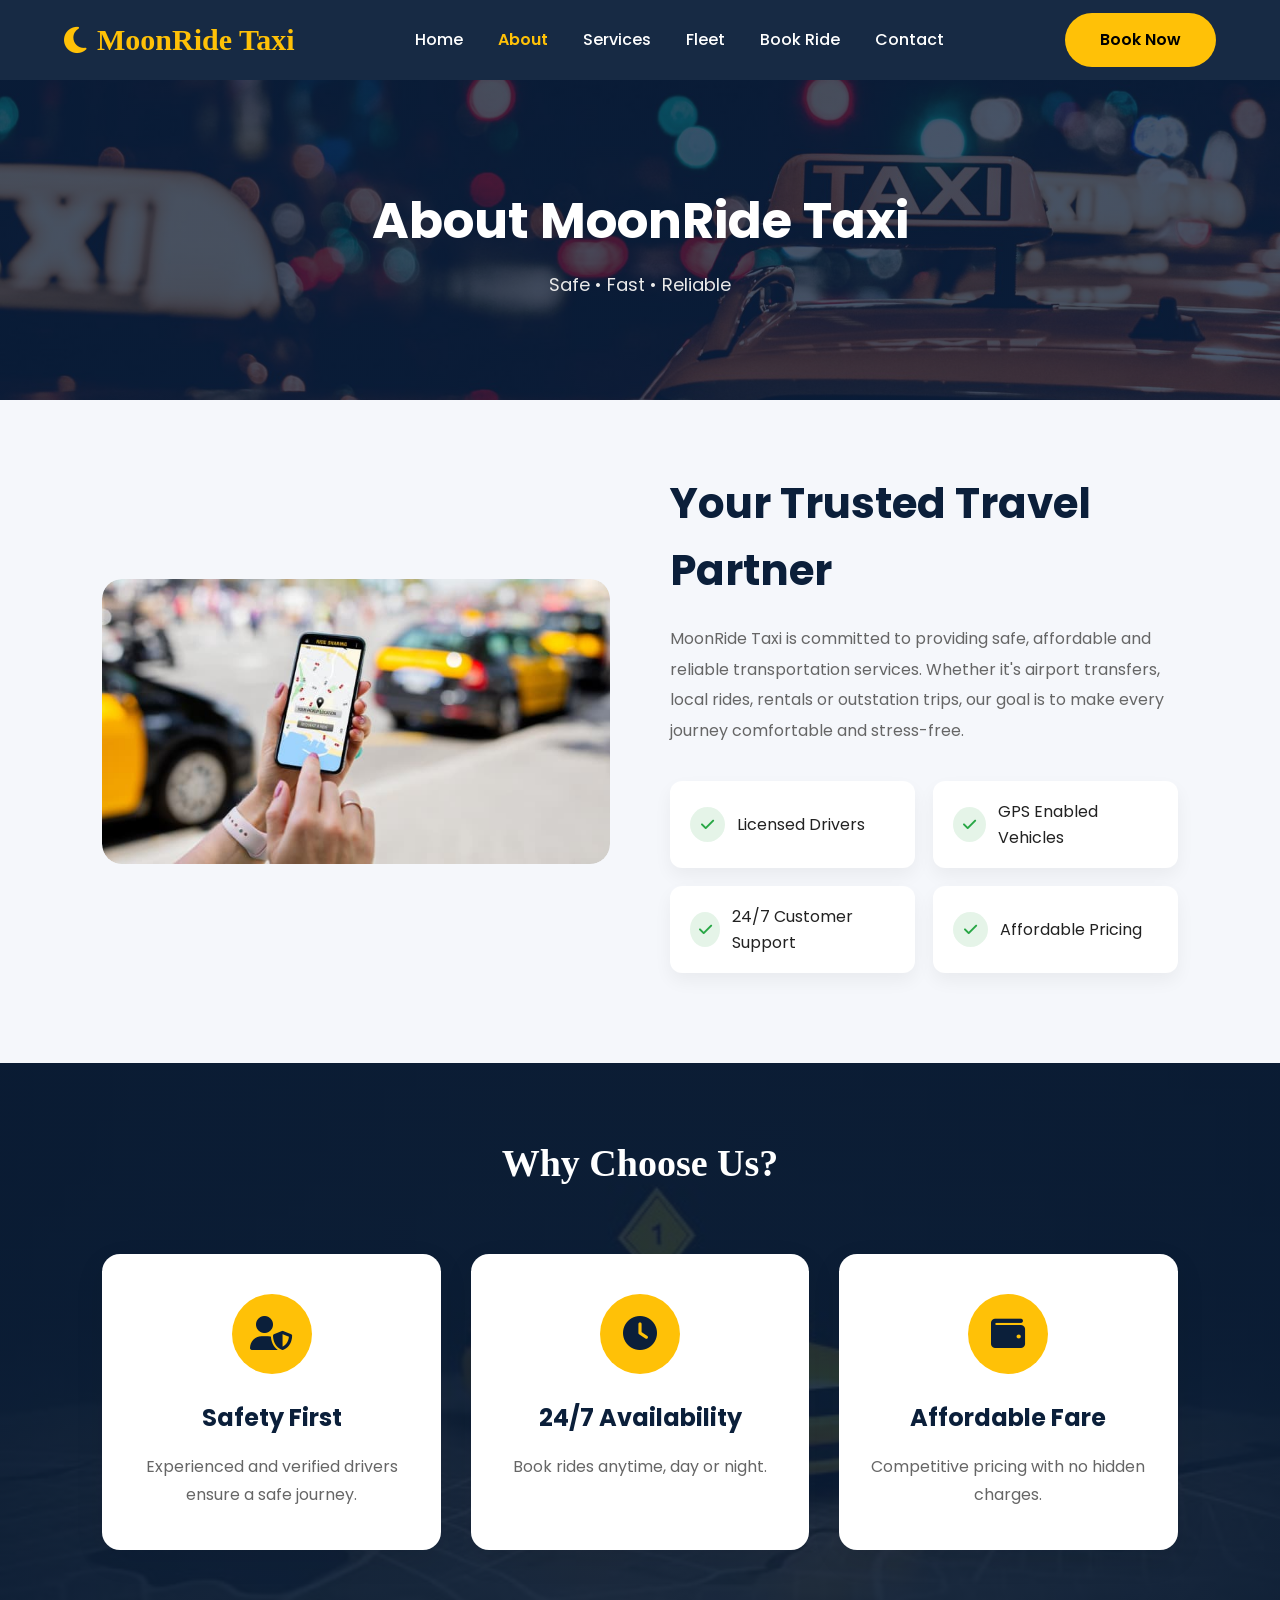
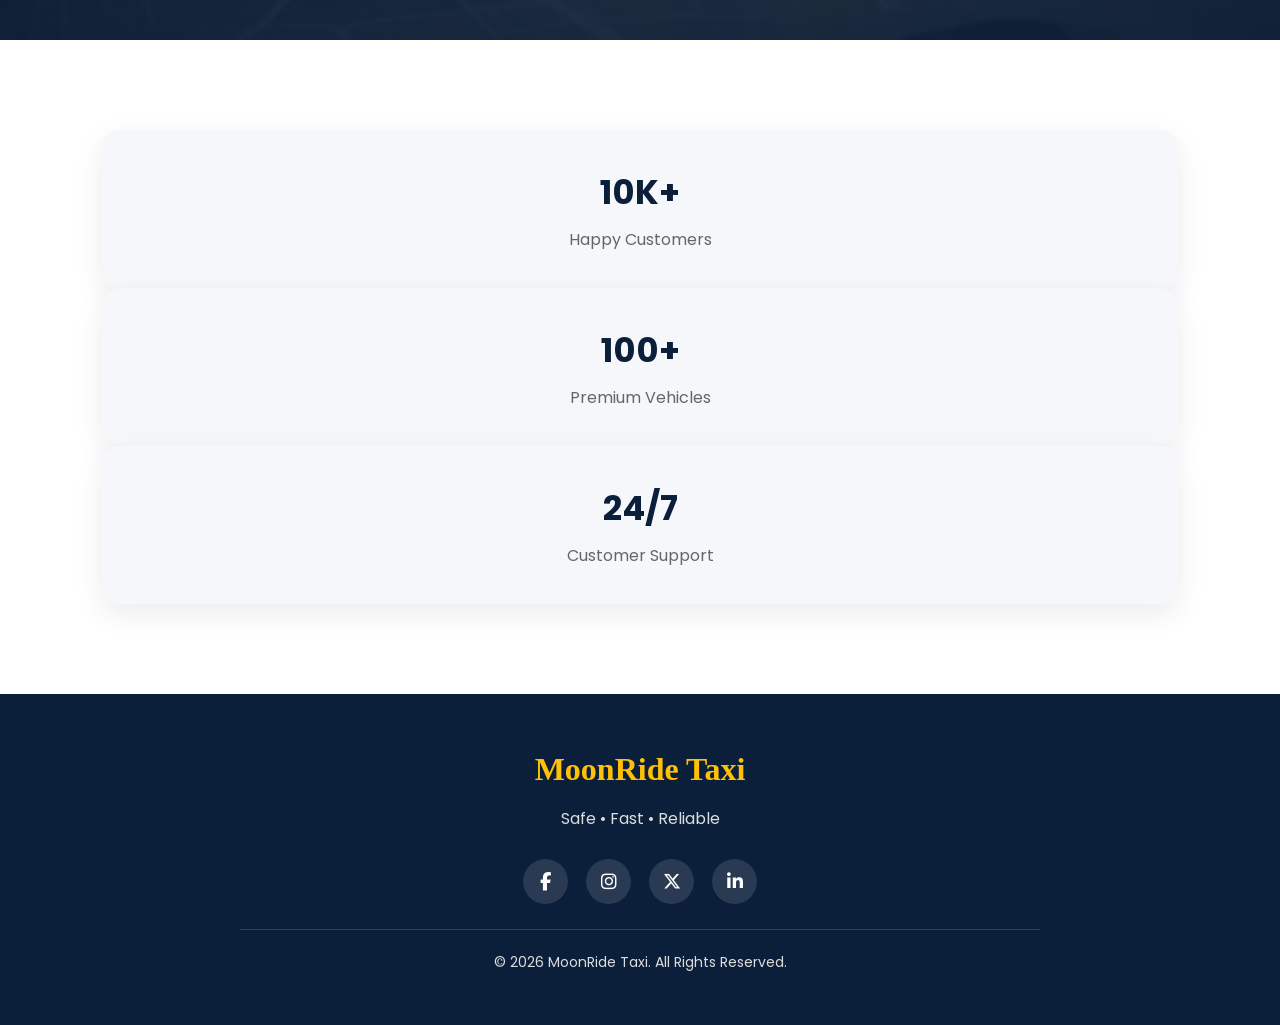
<file: about.html>
<!DOCTYPE html>
<html lang="en">

<head>

    <meta charset="UTF-8">
    <meta name="viewport" content="width=device-width, initial-scale=1.0">

    <title>About Us | MoonRide Taxi</title>

    <!-- Google Font -->
    <link href="https://fonts.googleapis.com/css2?family=Poppins:wght@300;400;500;600;700;800&display=swap"
        rel="stylesheet">

    <!-- Font Awesome -->
    <link rel="stylesheet" href="https://cdnjs.cloudflare.com/ajax/libs/font-awesome/6.7.2/css/all.min.css">

    <link rel="stylesheet" href="style.css">

</head>
<body>

    <!-- NAVBAR -->

    <header>

        <nav class="navbar">

            <div class="logo">
                <i class="fa-solid fa-moon"></i>
                <span>MoonRide Taxi</span>
            </div>

            <ul class="nav-links">

                <li><a href="index.html">Home</a></li>

                <li><a href="about.html" class="active">About</a></li>

                <li><a href="services.html">Services</a></li>

                <li><a href="fleet.html">Fleet</a></li>

                <li><a href="bookings.html">Book Ride</a></li>

                <li><a href="contact.html">Contact</a></li>

            </ul>

            <a href="bookings.html" class="btn">
                Book Now
            </a>

            <div class="menu">
                <i class="fa-solid fa-bars"></i>
            </div>

        </nav>

    </header>

    <!-- PAGE HEADER -->

    <section class="page-banner">

        <div class="banner-content">

            <h1>About MoonRide Taxi</h1>

            <p>
                Safe • Fast • Reliable
            </p>

        </div>

    </section>

    <!-- ABOUT -->

    <section class="about">

        <div class="about-image">

            <img src="gps.jpg" alt="About">

        </div>

        <div class="about-content">

            <h2>Your Trusted Travel Partner</h2>

            <p>

                MoonRide Taxi is committed to providing safe,
                affordable and reliable transportation services.
                Whether it's airport transfers, local rides,
                rentals or outstation trips, our goal is to make
                every journey comfortable and stress-free.

            </p>

            <div class="features">

                <div>
                    <i class="fa-solid fa-check"></i>
                    Licensed Drivers
                </div>

                <div>
                    <i class="fa-solid fa-check"></i>
                    GPS Enabled Vehicles
                </div>

                <div>
                    <i class="fa-solid fa-check"></i>
                    24/7 Customer Support
                </div>

                <div>
                    <i class="fa-solid fa-check"></i>
                    Affordable Pricing
                </div>

            </div>

        </div>

    </section>

    <!-- WHY CHOOSE US -->

    <section class="services">

        <div class="section-title light">

            <h2>Why Choose Us?</h2>

        </div>

        <div class="service-container">

            <div class="service-card">

                <i class="fa-solid fa-user-shield"></i>

                <h3>Safety First</h3>

                <p>

                    Experienced and verified drivers ensure
                    a safe journey.

                </p>

            </div>

            <div class="service-card">

                <i class="fa-solid fa-clock"></i>

                <h3>24/7 Availability</h3>

                <p>

                    Book rides anytime,
                    day or night.

                </p>

            </div>

            <div class="service-card">

                <i class="fa-solid fa-wallet"></i>

                <h3>Affordable Fare</h3>

                <p>

                    Competitive pricing with
                    no hidden charges.

                </p>

            </div>

        </div>

    </section>

    <!-- STATS -->

    <section class="stats">

        <div class="stat-box">

            <h2>10K+</h2>

            <p>Happy Customers</p>

        </div>

        <div class="stat-box">

            <h2>100+</h2>

            <p>Premium Vehicles</p>

        </div>

        <div class="stat-box">

            <h2>24/7</h2>

            <p>Customer Support</p>

        </div>

    </section>

    <!-- FOOTER -->

    <footer>

        <div class="footer-content">

            <h2>MoonRide Taxi</h2>

            <p>

                Safe • Fast • Reliable

            </p>

            <div class="social">

                <i class="fab fa-facebook-f"></i>

                <i class="fab fa-instagram"></i>

                <i class="fab fa-x-twitter"></i>

                <i class="fab fa-linkedin-in"></i>

            </div>

            <p class="copy">

                © 2026 MoonRide Taxi. All Rights Reserved.

            </p>

        </div>

    </footer>

    <script src="script.js"></script>

</body>

</html>
</file>
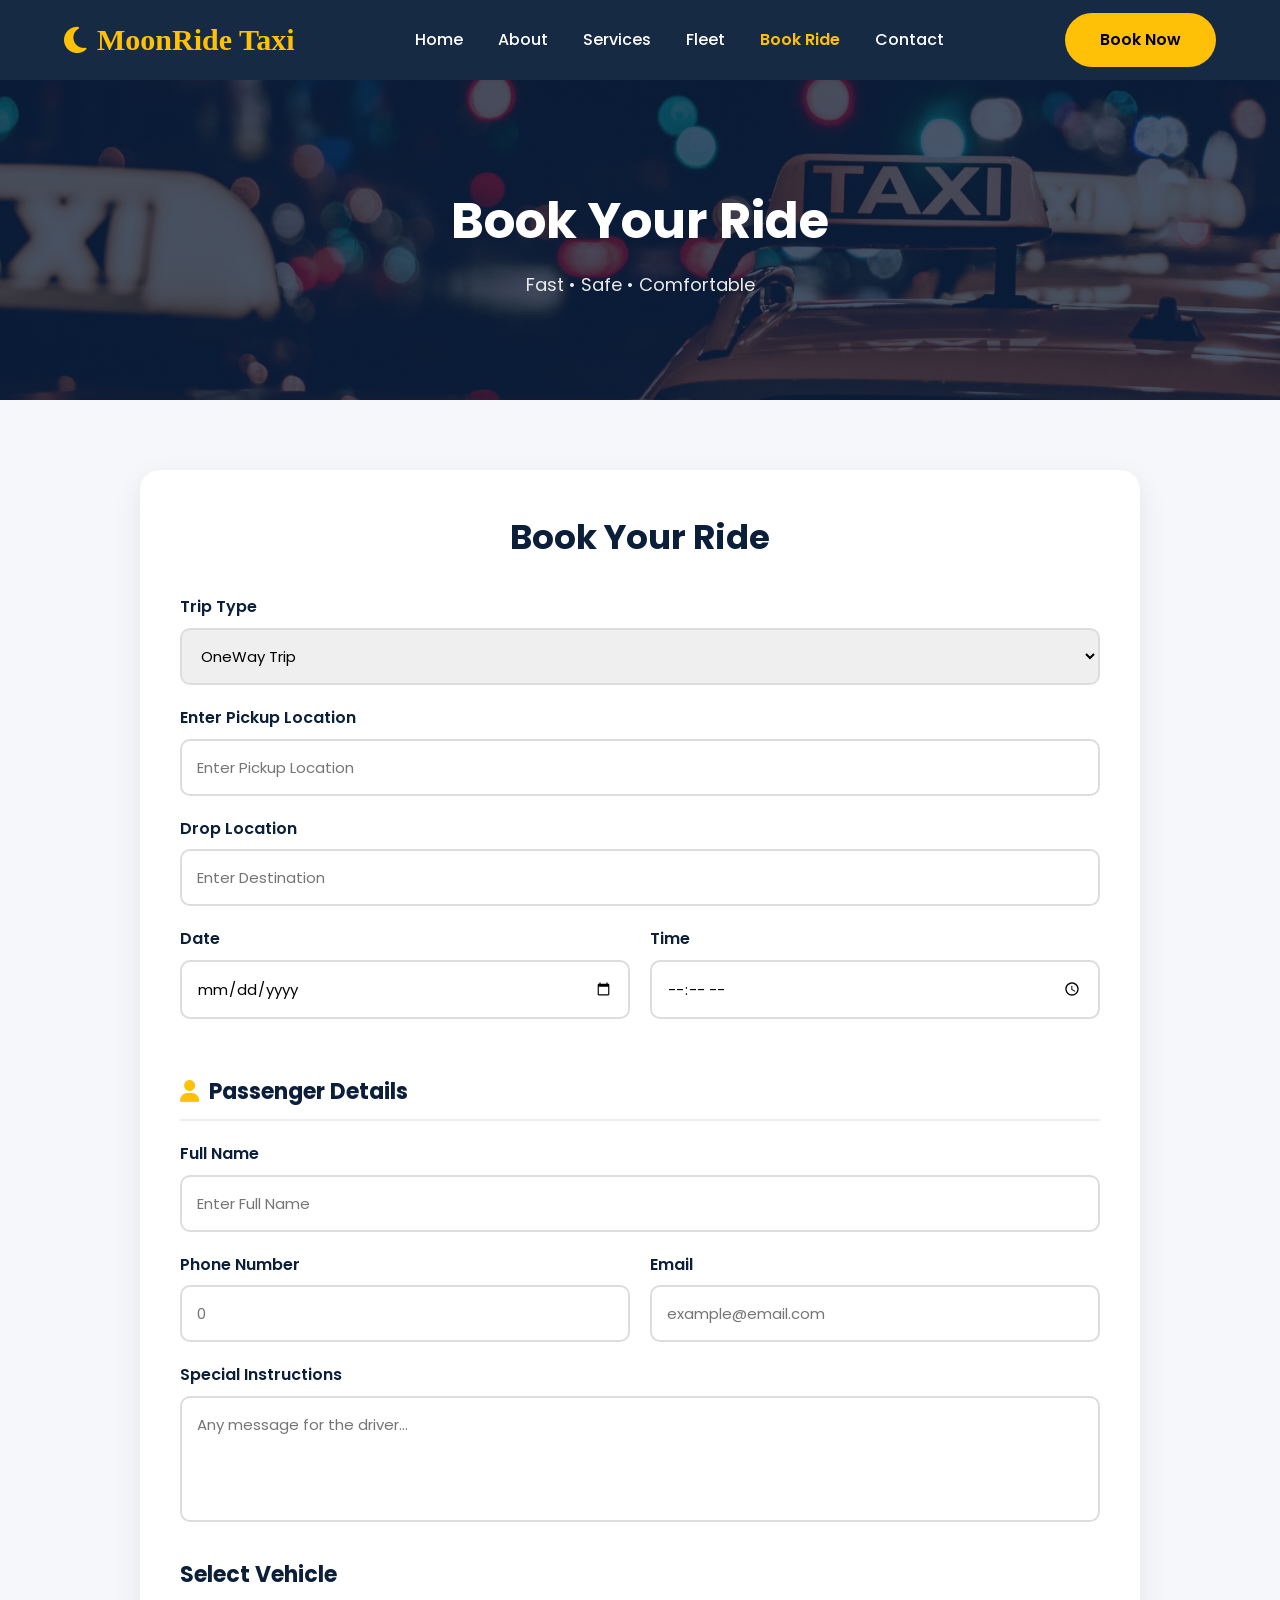
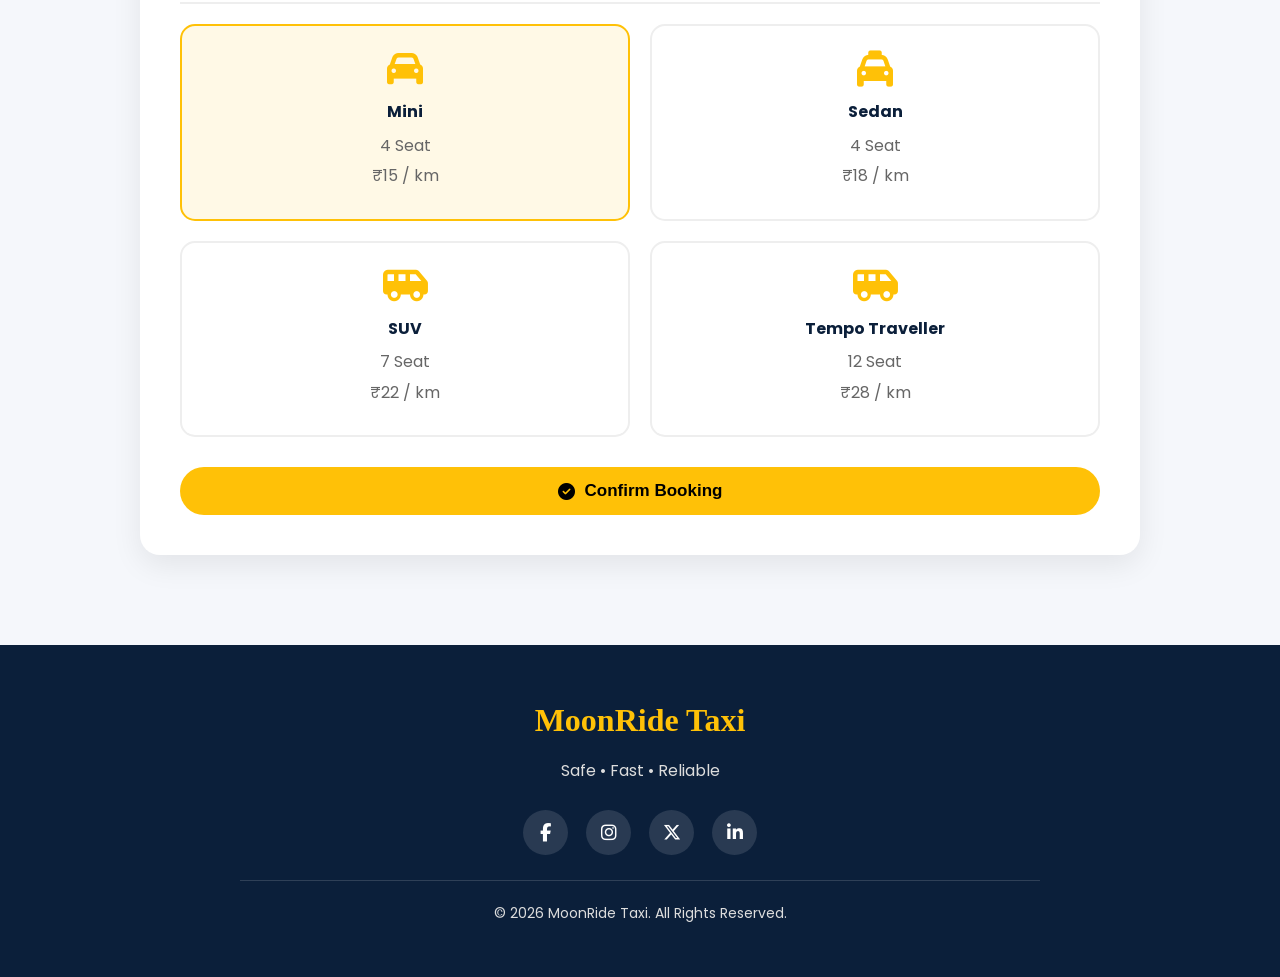
<file: bookings.html>
<!DOCTYPE html>
<html lang="en">

<head>

    <meta charset="UTF-8">
    <meta name="viewport" content="width=device-width, initial-scale=1.0">

    <title>Book Ride | MoonRide Taxi</title>

    <!-- Google Font -->
    <link href="https://fonts.googleapis.com/css2?family=Poppins:wght@300;400;500;600;700;800&display=swap"
        rel="stylesheet">

    <!-- Font Awesome -->
    <link rel="stylesheet" href="https://cdnjs.cloudflare.com/ajax/libs/font-awesome/6.7.2/css/all.min.css">

    <!-- CSS -->
    <link rel="stylesheet" href="style.css">

</head>

<body>

    <!-- NAVBAR -->

    <header>

        <nav class="navbar">

            <div class="logo">
                <i class="fa-solid fa-moon"></i>
                <span>MoonRide Taxi</span>
            </div>

            <ul class="nav-links">

                <li><a href="index.html">Home</a></li>
                <li><a href="about.html">About</a></li>
                <li><a href="services.html">Services</a></li>
                <li><a href="fleet.html">Fleet</a></li>
                <li><a href="bookings.html" class="active">Book Ride</a></li>
                <li><a href="contact.html">Contact</a></li>

            </ul>

            <a href="bookings.html" class="btn">Book Now</a>

            <div class="menu" aria-label="Open navigation menu">
                <i class="fa-solid fa-bars"></i>
            </div>

        </nav>

    </header>

    <!-- PAGE BANNER -->

    <section class="page-banner">

        <div class="banner-content">

            <h1>Book Your Ride</h1>

            <p>Fast • Safe • Comfortable</p>

        </div>

    </section>

    <!-- BOOKING -->

    <section class="booking-page">

        <div class="booking-container">

            <div class="booking-left">

                <h2>Book Your Ride</h2>

                <form id="bookingForm">

                    <div class="input-group">

                        <label>Trip Type</label>

                        <select id="tripType">

                            <option>OneWay Trip</option>
                            <option>Round Trip</option>

                        </select>

                    </div>

                    <div class="input-group">

                        <label>Enter Pickup Location</label>

                        <input type="text" id="pickup" placeholder="Enter Pickup Location" required>

                    </div>

                    <div class="input-group">

                        <label>Drop Location</label>

                        <input type="text" id="drop" placeholder="Enter Destination" required>

                    </div>

                    <div class="double">

                        <div class="input-group">

                            <label>Date</label>

                            <input type="date" id="date" required>

                        </div>

                        <div class="input-group">

                            <label>Time</label>

                            <input type="time" id="time" required>

                        </div>

                    </div>

                    <h3>
                        <i class="fa-solid fa-user"></i>
                        Passenger Details
                    </h3>

                    <div class="input-group">

                        <label>Full Name</label>

                        <input type="text" id="name" placeholder="Enter Full Name" required>

                    </div>

                    <div class="double">

                        <div class="input-group">

                            <label>Phone Number</label>

                            <input type="tel" id="phone" placeholder="0" required>

                        </div>

                        <div class="input-group">

                            <label>Email</label>

                            <input type="email" id="email" placeholder="example@email.com">

                        </div>

                    </div>

                    <div class="input-group">

                        <label>Special Instructions</label>

                        <textarea rows="4" placeholder="Any message for the driver..."></textarea>

                    </div>

                    <h3>Select Vehicle</h3>

                    <div class="vehicle-grid">

                        <div class="vehicle-card active">

                            <i class="fa-solid fa-car"></i>

                            <h4>Mini</h4>
                            
                            <p> 4 Seat</p>

                            <p>₹15 / km</p>

                        </div>

                        <div class="vehicle-card">

                            <i class="fa-solid fa-taxi"></i>

                            <h4>Sedan</h4>
                            
                            <p>4 Seat</p>

                            <p>₹18 / km</p>

                        </div>

                        <div class="vehicle-card">

                            <i class="fa-solid fa-van-shuttle"></i>

                            <h4>SUV</h4>

                            <p>7 Seat</p>

                            <p>₹22 / km</p>

                        </div>

                        <div class="vehicle-card">

                            <i class="fa-solid fa-van-shuttle"></i>

                            <h4>Tempo Traveller</h4>

                            <p>12 Seat</p>

                            <p>₹28 / km</p>

                        </div>

                    </div>

                    <button type="submit" class="btn search-btn">
                    
                        <i class="fa-solid fa-circle-check"></i>
                    
                        Confirm Booking
                    
                    </button>

                </form>

            </div>

        </div>

    </section>

    <div id="successPopup" class="success-popup">
        <div class="popup-content">
            <i class="fa-solid fa-circle-check"></i>
            <h2>Booking Confirmed!</h2>
            <p>Your ride has been booked successfully.</p>
        </div>
    </div>
    
    <!-- FOOTER -->

    <footer>

        <div class="footer-content">

            <h2>MoonRide Taxi</h2>

            <p> Safe • Fast • Reliable </p>

            <div class="social">

                <i class="fab fa-facebook-f"></i>

                <i class="fab fa-instagram"></i>

                <i class="fab fa-x-twitter"></i>

                <i class="fab fa-linkedin-in"></i>

            </div>

            <p class="copy">

                © 2026 MoonRide Taxi. All Rights Reserved.

            </p>

        </div>

    </footer>

    <!-- JavaScript -->

    <script src="script.js"></script>

</body>

</html>
</file>
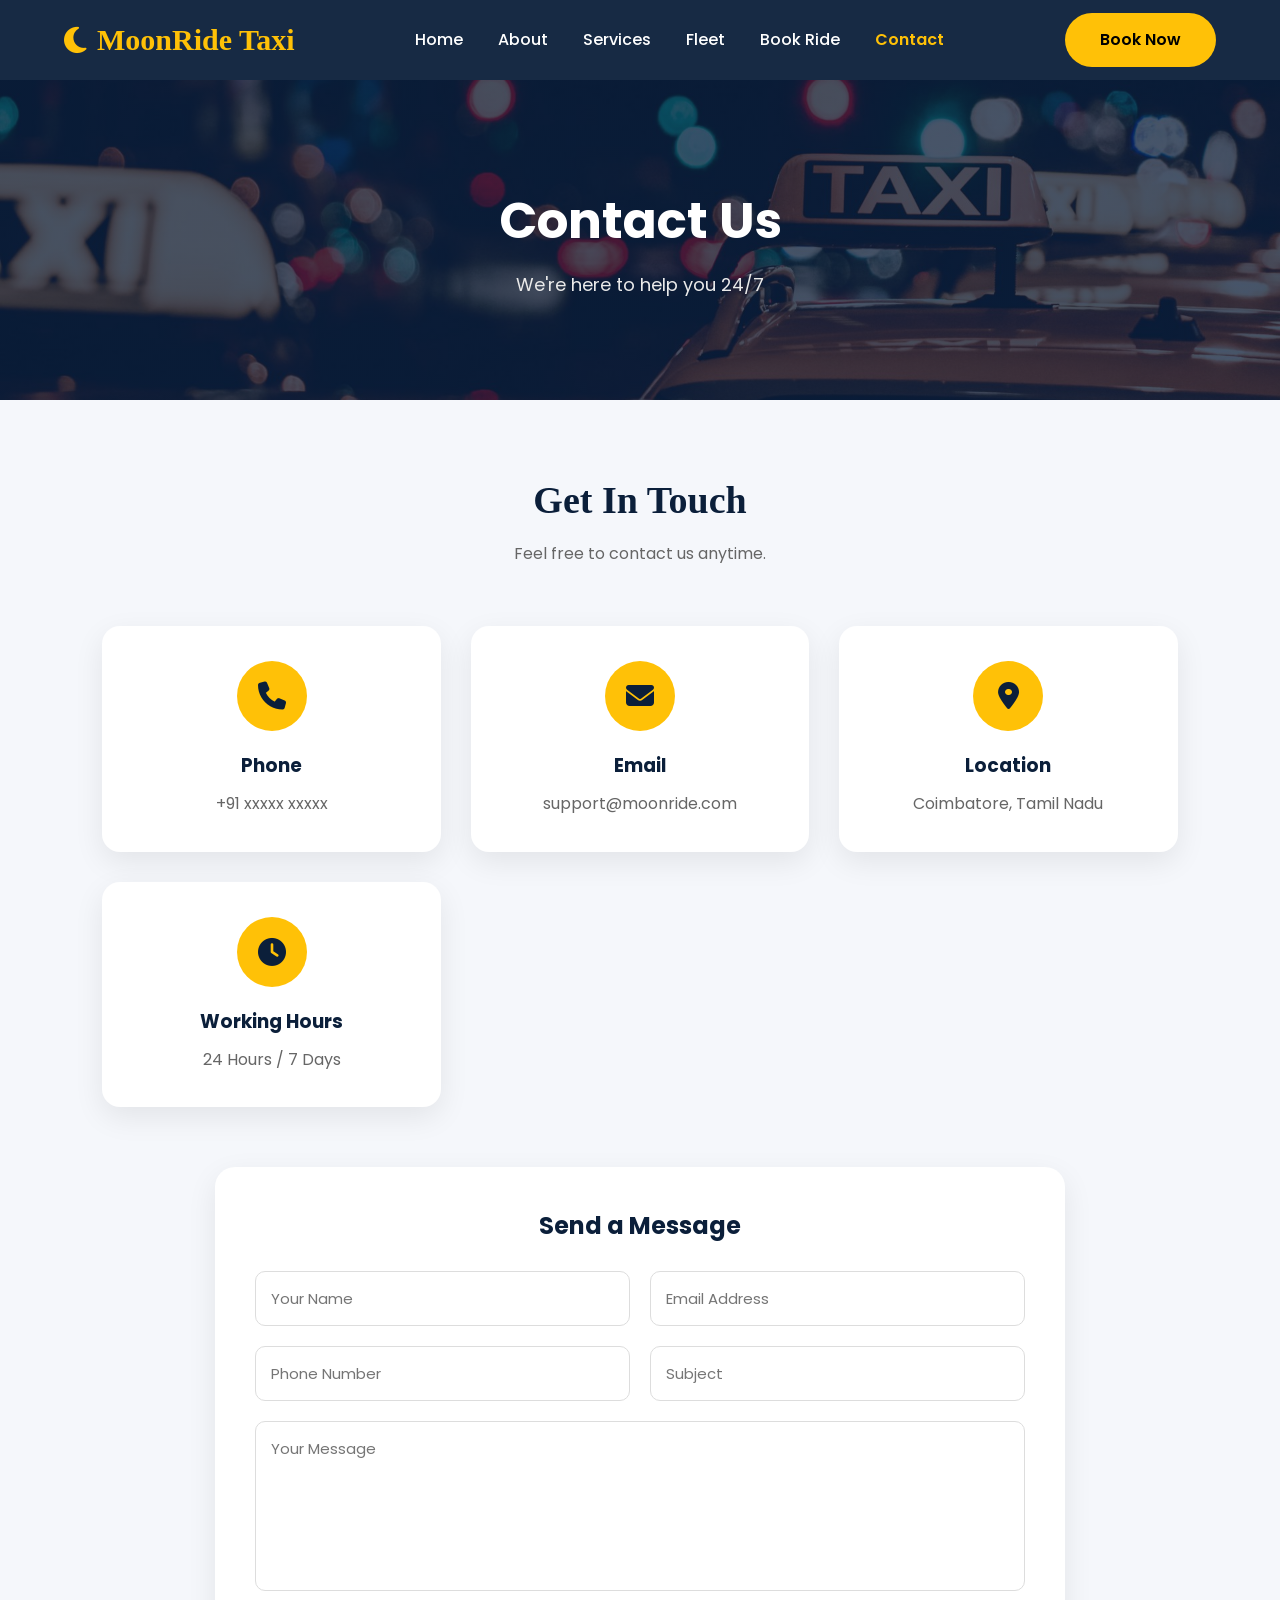
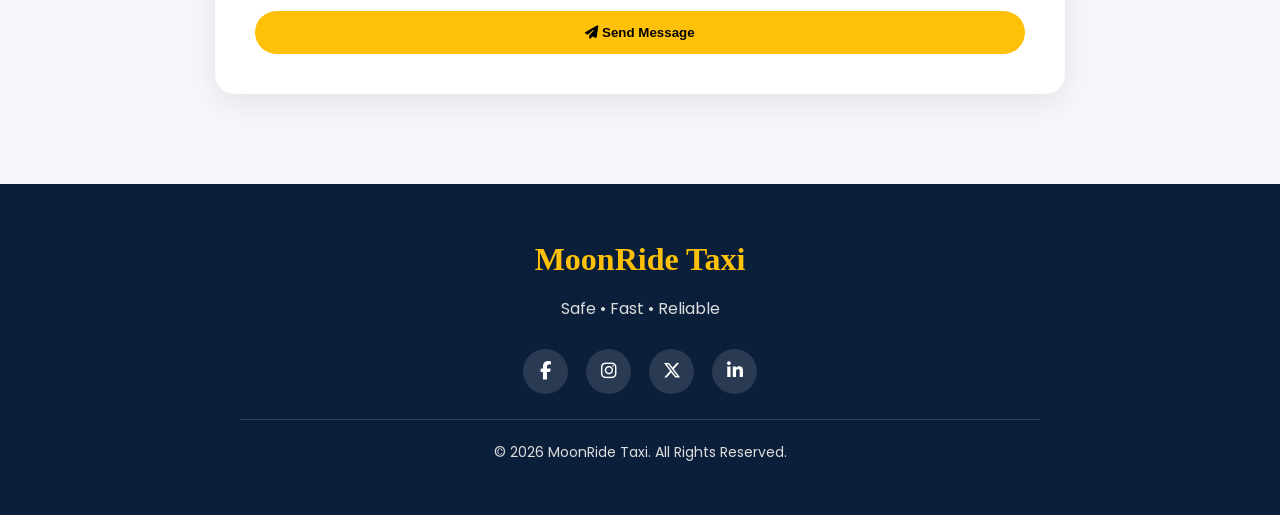
<file: contact.html>
<!DOCTYPE html>
<html lang="en">

<head>

    <meta charset="UTF-8">
    <meta name="viewport" content="width=device-width, initial-scale=1.0">

    <title>Contact | MoonRide Taxi</title>

    <!-- Google Font -->
    <link href="https://fonts.googleapis.com/css2?family=Poppins:wght@300;400;500;600;700;800&display=swap"
        rel="stylesheet">

    <!-- Font Awesome -->
    <link rel="stylesheet" href="https://cdnjs.cloudflare.com/ajax/libs/font-awesome/6.7.2/css/all.min.css">

    <link rel="stylesheet" href="style.css">

</head>

<body>

    <!-- NAVBAR -->

    <header>

        <nav class="navbar">

            <div class="logo">
                <i class="fa-solid fa-moon"></i>
                <span>MoonRide Taxi</span>
            </div>

            <ul class="nav-links">

                <li><a href="index.html">Home</a></li>
                <li><a href="about.html">About</a></li>
                <li><a href="services.html">Services</a></li>
                <li><a href="fleet.html">Fleet</a></li>
                <li><a href="bookings.html">Book Ride</a></li>
                <li><a href="contact.html" class="active">Contact</a></li>

            </ul>

            <a href="bookings.html" class="btn">Book Now</a>

            <div class="menu">
                <i class="fa-solid fa-bars"></i>
            </div>

        </nav>

    </header>

    <!-- BANNER -->

    <section class="page-banner">

        <div class="banner-content">

            <h1>Contact Us</h1>

            <p>We're here to help you 24/7</p>

        </div>

    </section>

    <!-- CONTACT INFO -->

    <section class="contact-page">

        <div class="section-title dark">

            <h2>Get In Touch</h2>

            <p>Feel free to contact us anytime.</p>

        </div>

        <div class="contact-cards">

            <div class="contact-card">

                <i class="fa-solid fa-phone"></i>

                <h3>Phone</h3>

                <p>+91 xxxxx xxxxx</p>

            </div>

            <div class="contact-card">

                <i class="fa-solid fa-envelope"></i>

                <h3>Email</h3>

                <p>support@moonride.com</p>

            </div>

            <div class="contact-card">

                <i class="fa-solid fa-location-dot"></i>

                <h3>Location</h3>

                <p>Coimbatore, Tamil Nadu</p>

            </div>

            <div class="contact-card">

                <i class="fa-solid fa-clock"></i>

                <h3>Working Hours</h3>

                <p>24 Hours / 7 Days</p>

            </div>

        </div>

        <!-- CONTACT FORM -->

        <div class="contact-form-box">

            <h2>Send a Message</h2>

            <form id="contactPageForm">

                <input type="text" placeholder="Your Name" required>

                <input type="email" placeholder="Email Address" required>

                <input type="tel" placeholder="Phone Number" required>

                <input type="text" placeholder="Subject" required>

                <textarea rows="6" placeholder="Your Message" required></textarea>

                <button type="submit" class="btn">
                    <i class="fa-solid fa-paper-plane"></i>
                    Send Message
                </button>

            </form>

        </div>

    </section>

    <footer>

        <div class="footer-content">

            <h2>MoonRide Taxi</h2>

            <p>Safe • Fast • Reliable</p>

            <div class="social">

                <i class="fab fa-facebook-f"></i>

                <i class="fab fa-instagram"></i>

                <i class="fab fa-x-twitter"></i>

                <i class="fab fa-linkedin-in"></i>

            </div>

            <p class="copy">

                © 2026 MoonRide Taxi. All Rights Reserved.

            </p>

        </div>

    </footer>

    <script src="script.js"></script>

</body>

</html>
</file>
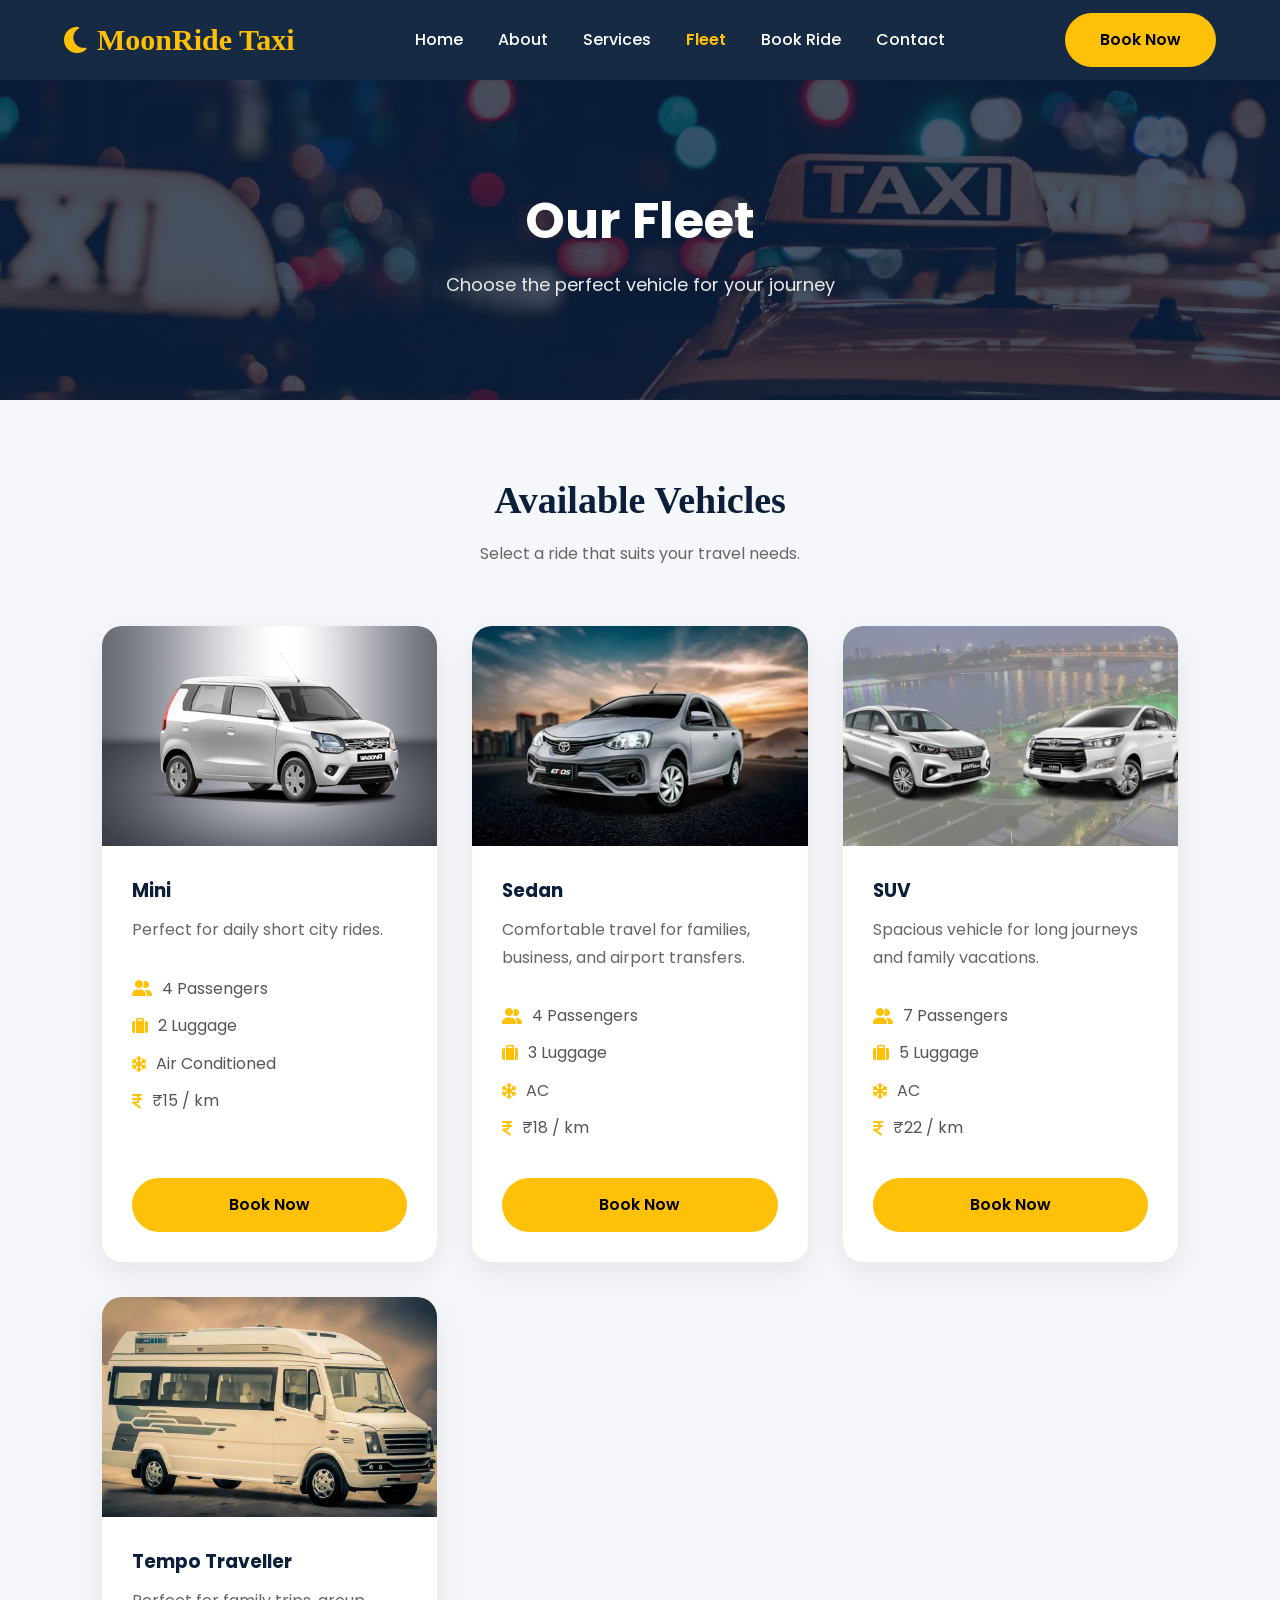
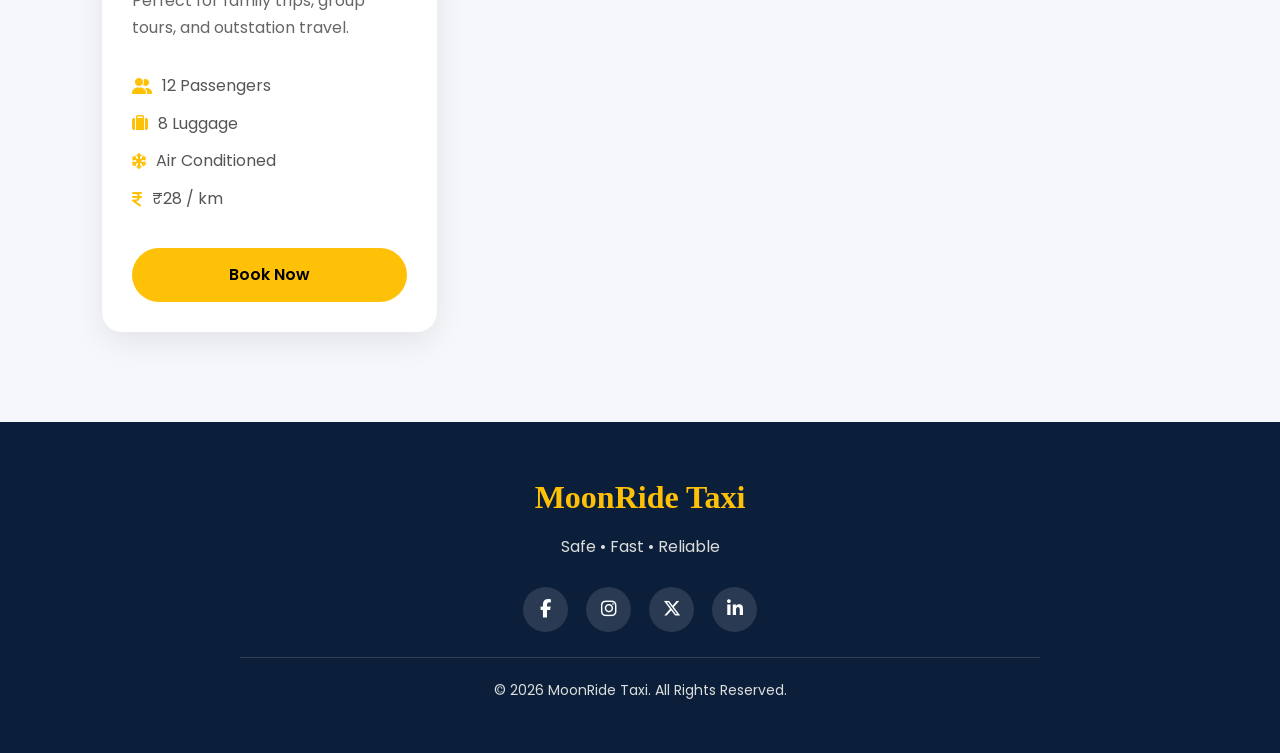
<file: fleet.html>
<!DOCTYPE html>
<html lang="en">

<head>

    <meta charset="UTF-8">
    <meta name="viewport" content="width=device-width, initial-scale=1.0">

    <title>Our Fleet | MoonRide Taxi</title>

    <!-- Google Font -->
    <link href="https://fonts.googleapis.com/css2?family=Poppins:wght@300;400;500;600;700;800&display=swap"
        rel="stylesheet">

    <!-- Font Awesome -->
    <link rel="stylesheet" href="https://cdnjs.cloudflare.com/ajax/libs/font-awesome/6.7.2/css/all.min.css">

    <link rel="stylesheet" href="style.css">

</head>

<body>

    <!-- NAVBAR -->

    <header>

        <nav class="navbar">

            <div class="logo">
                <i class="fa-solid fa-moon"></i>
                <span>MoonRide Taxi</span>
            </div>

            <ul class="nav-links">

                <li><a href="index.html">Home</a></li>
                <li><a href="about.html">About</a></li>
                <li><a href="services.html">Services</a></li>
                <li><a href="fleet.html" class="active">Fleet</a></li>
                <li><a href="bookings.html">Book Ride</a></li>
                <li><a href="contact.html">Contact</a></li>

            </ul>

            <a href="bookings.html" class="btn">Book Now</a>

            <div class="menu">
                <i class="fa-solid fa-bars"></i>
            </div>

        </nav>

    </header>

    <!-- PAGE BANNER -->

    <section class="page-banner">

        <div class="banner-content">

            <h1>Our Fleet</h1>

            <p>Choose the perfect vehicle for your journey</p>

        </div>

    </section>

    <!-- FLEET -->

    <section class="fleet-page">

        <div class="section-title dark">

            <h2>Available Vehicles</h2>

            <p>Select a ride that suits your travel needs.</p>

        </div>

        <div class="fleet-grid">

            <!-- Mini -->

            <div class="fleet-box">

                <img src="mini.jpg" alt="Mini">

                <div class="fleet-content">

                    <h3>Mini</h3>

                    <p>Perfect for daily short city rides.</p>

                    <ul>

                        <li><i class="fa-solid fa-user-group"></i> 4 Passengers</li>

                        <li><i class="fa-solid fa-suitcase"></i> 2 Luggage</li>

                        <li><i class="fa-solid fa-snowflake"></i> Air Conditioned</li>

                        <li><i class="fa-solid fa-indian-rupee-sign"></i> ₹15 / km</li>

                    </ul>

                    <a href="bookings.html" class="btn">
                        Book Now
                    </a>

                </div>

            </div>

            <!-- Sedan -->

            <div class="fleet-box">

                <img src="Sedan.webp" alt="Sedan">

                <div class="fleet-content">

                    <h3>Sedan</h3>

                    <p>Comfortable travel for families, business, and airport transfers.</p>
                    <ul>

                        <li><i class="fa-solid fa-user-group"></i> 4 Passengers</li>

                        <li><i class="fa-solid fa-suitcase"></i> 3 Luggage</li>

                        <li><i class="fa-solid fa-snowflake"></i> AC</li>

                        <li><i class="fa-solid fa-indian-rupee-sign"></i> ₹18 / km</li>

                    </ul>

                    <a href="bookings.html" class="btn">
                        Book Now
                    </a>

                </div>

            </div>

            <!-- SUV -->

            <div class="fleet-box">

                <img src="suv.jpg" alt="SUV">

                <div class="fleet-content">

                    <h3>SUV</h3>

                    <p>Spacious vehicle for long journeys and family vacations.</p>

                    <ul>

                        <li><i class="fa-solid fa-user-group"></i> 7 Passengers</li>

                        <li><i class="fa-solid fa-suitcase"></i> 5 Luggage</li>

                        <li><i class="fa-solid fa-snowflake"></i> AC</li>

                        <li><i class="fa-solid fa-indian-rupee-sign"></i> ₹22 / km</li>

                    </ul>

                    <a href="bookings.html" class="btn">
                        Book Now
                    </a>

                </div>

            </div>

            <!-- Tempo -->

            <div class="fleet-box">
            
                <img src="tempo.jpg" alt="Tempo Traveller">
            
                <div class="fleet-content">
            
                    <h3>Tempo Traveller</h3>
            
                    <p>Perfect for family trips, group tours, and outstation travel.</p>
            
                    <ul>
            
                        <li><i class="fa-solid fa-user-group"></i> 12 Passengers</li>
            
                        <li><i class="fa-solid fa-suitcase"></i> 8 Luggage</li>
            
                        <li><i class="fa-solid fa-snowflake"></i> Air Conditioned</li>
            
                        <li><i class="fa-solid fa-indian-rupee-sign"></i> ₹28 / km</li>
            
                    </ul>
            
                    <a href="bookings.html" class="btn">
                        Book Now
                    </a>
            
                </div>
            
            </div>

        </div>

    </section>

    <!-- FOOTER -->

    <footer>

        <div class="footer-content">

            <h2>MoonRide Taxi</h2>

            <p>Safe • Fast • Reliable</p>

            <div class="social">

                <i class="fab fa-facebook-f"></i>

                <i class="fab fa-instagram"></i>

                <i class="fab fa-x-twitter"></i>

                <i class="fab fa-linkedin-in"></i>

            </div>

            <p class="copy">

                © 2026 MoonRide Taxi. All Rights Reserved.

            </p>

        </div>

    </footer>

    <script src="script.js"></script>

</body>

</html>
</file>
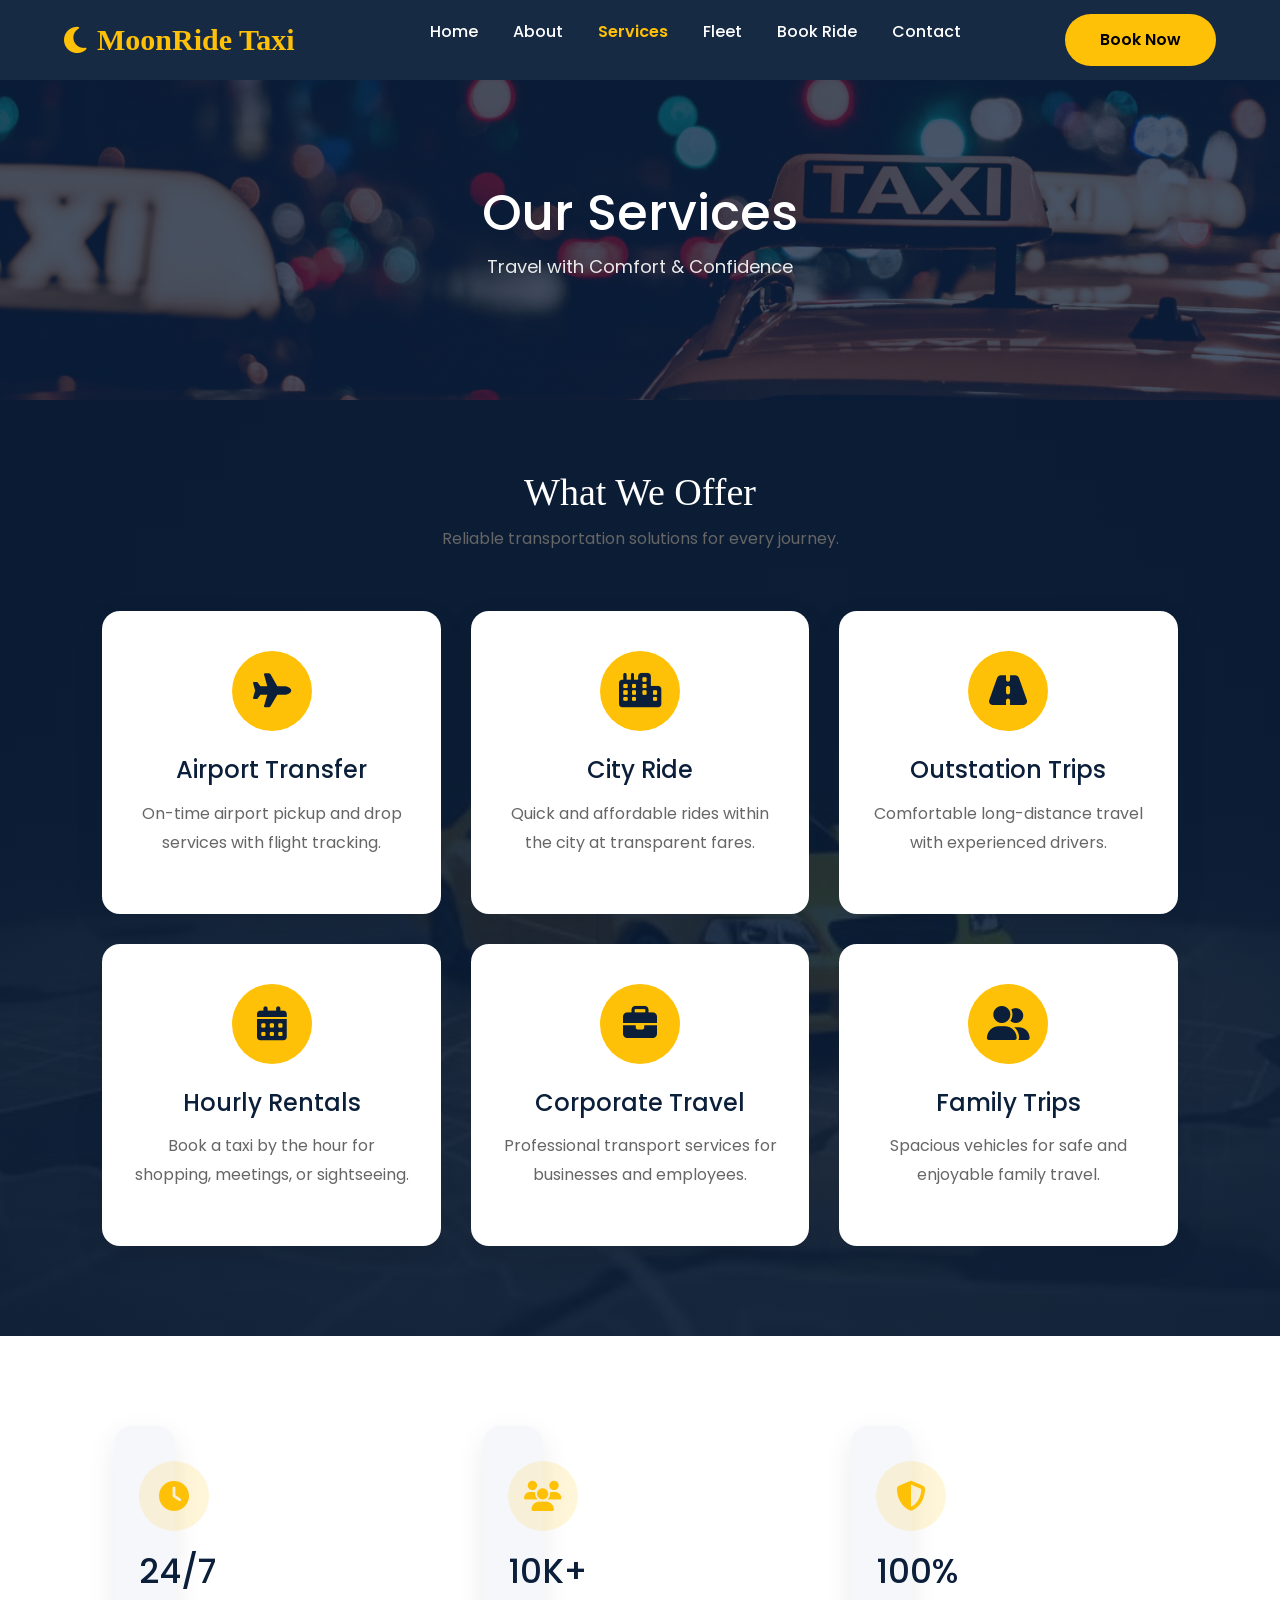
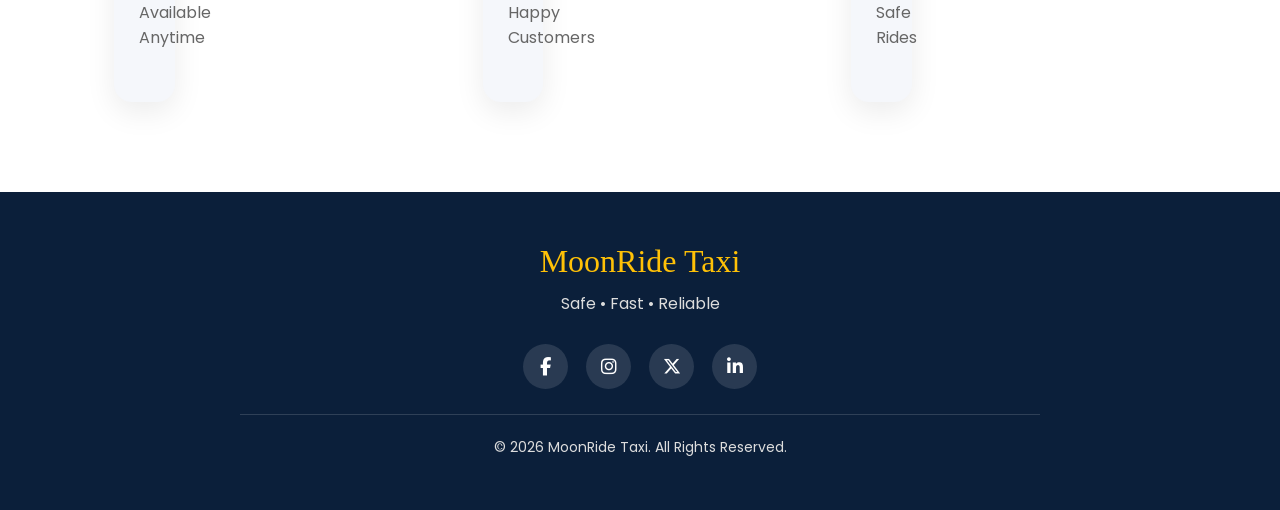
<file: services.html>
<!DOCTYPE html>
<html lang="en">

<head>

    <meta charset="UTF-8">
    <meta name="viewport" content="width=device-width, initial-scale=1.0">

    <title>Our Services | MoonRide Taxi</title>

    <!-- Google Font -->
    <link href="https://fonts.googleapis.com/css2?family=Poppins:wght@300;400;500;600;700;800&display=swap"
        rel="stylesheet">

    <!-- Font Awesome -->
    <link rel="stylesheet" href="https://cdnjs.cloudflare.com/ajax/libs/font-awesome/6.7.2/css/all.min.css">

    <!-- Bootstrap -->
    <link href="https://cdn.jsdelivr.net/npm/bootstrap@5.3.3/dist/css/bootstrap.min.css" rel="stylesheet">

    <link rel="stylesheet" href="style.css">

</head>

<body>

    <header>

        <nav class="navbar">

            <div class="logo">
                <i class="fa-solid fa-moon"></i>
                <span>MoonRide Taxi</span>
            </div>

            <ul class="nav-links">
                <li><a href="index.html">Home</a></li>
                <li><a href="about.html">About</a></li>
                <li><a href="services.html" class="active">Services</a></li>
                <li><a href="fleet.html">Fleet</a></li>
                <li><a href="bookings.html">Book Ride</a></li>
                <li><a href="contact.html">Contact</a></li>
            </ul>

            <a href="bookings.html" class="btn">Book Now</a>

            <div class="menu">
                <i class="fa-solid fa-bars"></i>
            </div>

        </nav>

    </header>

    <!-- Banner -->

    <section class="page-banner">

        <div class="banner-content">

            <h1>Our Services</h1>

            <p>Travel with Comfort & Confidence</p>

        </div>

    </section>

    <!-- Services -->

    <section class="services">

        <div class="section-title light">

            <h2>What We Offer</h2>

            <p>Reliable transportation solutions for every journey.</p>

        </div>

        <div class="service-container">

            <div class="service-card">
                <i class="fa-solid fa-plane"></i>
                <h3>Airport Transfer</h3>
                <p>On-time airport pickup and drop services with flight tracking.</p>
            </div>

            <div class="service-card">
                <i class="fa-solid fa-city"></i>
                <h3>City Ride</h3>
                <p>Quick and affordable rides within the city at transparent fares.</p>
            </div>

            <div class="service-card">
                <i class="fa-solid fa-road"></i>
                <h3>Outstation Trips</h3>
                <p>Comfortable long-distance travel with experienced drivers.</p>
            </div>

            <div class="service-card">
                <i class="fa-solid fa-calendar-days"></i>
                <h3>Hourly Rentals</h3>
                <p>Book a taxi by the hour for shopping, meetings, or sightseeing.</p>
            </div>

            <div class="service-card">
                <i class="fa-solid fa-briefcase"></i>
                <h3>Corporate Travel</h3>
                <p>Professional transport services for businesses and employees.</p>
            </div>

            <div class="service-card">
                <i class="fa-solid fa-user-group"></i>
                <h3>Family Trips</h3>
                <p>Spacious vehicles for safe and enjoyable family travel.</p>
            </div>

        </div>

    </section>

    <!-- Why Choose -->

<!-- STATS -->

    <section class="stats">

        <div class="container">

            <div class="row g-4">

                <div class="col-md-3 col-6">
                    <div class="stat-box">
                        <i class="fa-solid fa-clock"></i>
                        <h2>24/7</h2>
                        <p>Available Anytime</p>
                    </div>
                </div>

                <div class="col-md-3 col-6">
                    <div class="stat-box">
                        <i class="fa-solid fa-users"></i>
                        <h2>10K+</h2>
                        <p>Happy Customers</p>
                    </div>
                </div>

                <div class="col-md-3 col-6">
                    <div class="stat-box">
                        <i class="fa-solid fa-shield-halved"></i>
                        <h2>100%</h2>
                        <p>Safe Rides</p>
                    </div>
                </div>

            </div>

        </div>

    </section>

    <footer>

        <div class="footer-content">

            <h2>MoonRide Taxi</h2>

            <p>Safe • Fast • Reliable</p>

            <div class="social">

                <i class="fab fa-facebook-f"></i>

                <i class="fab fa-instagram"></i>

                <i class="fab fa-x-twitter"></i>

                <i class="fab fa-linkedin-in"></i>

            </div>

            <p class="copy">

                © 2026 MoonRide Taxi. All Rights Reserved.

            </p>

        </div>

    </footer>

    <script src="script.js"></script>

</body>

</html>
</file>
<file: style.css>
/* GOOGLE FONT */

@import url('https://fonts.googleapis.com/css2?family=Poppins:wght@300;400;500;600;700;800&display=swap');

/* VARIABLES */

:root {

    --primary: #0B1F3A;
    --secondary: #FFC107;

    --white: #ffffff;
    --black: #222222;

    --gray: #666666;
    --light: #f5f7fb;

    --shadow: 0 10px 30px rgba(0, 0, 0, 0.08);

}

/* RESET */

* {
    margin: 0;
    padding: 0;
    box-sizing: border-box;
    scroll-behavior: smooth;
}

html,
body {
    overflow-x: hidden;
}

body {

    font-family: 'Poppins', sans-serif;
    background: var(--light);
    color: var(--black);
    line-height: 1.6;

}

img {

    width: 100%;
    display: block;

}

a {

    text-decoration: none;

}

ul {

    list-style: none;

}

section {

    padding: 90px 8%;

}

/* REUSABLE */

.section-title {

    text-align: center;
    margin-bottom: 60px;

}

.section-title h2 {

    font-size: 38px;
    margin-bottom: 10px;
    font-family: "Cooper Black", serif;

}

.section-title.light h2 {

    color: var(--white);

}

.section-title.dark h2 {

    color: var(--primary);

}

.section-title p {

    color: var(--gray);
    font-size: 16px;

}

/* Page Banner */

.page-banner {

    height: 320px;

    background:
        linear-gradient(rgba(11, 31, 58, .75),
            rgba(11, 31, 58, .75)),
        url('home.jpg') center/cover;

    display: flex;
    justify-content: center;
    align-items: center;

    text-align: center;

    margin-top: 80px;

}

.banner-content h1 {

    color: var(--white);
    font-size: 50px;
    margin-bottom: 10px;

}

.banner-content p {

    color: #eaeaea;
    font-size: 18px;

}

/* BUTTONS */

.btn {

    display: inline-block;

    padding: 14px 35px;

    background: var(--secondary);

    color: #000;

    border: none;

    border-radius: 40px;

    font-weight: 600;

    cursor: pointer;

    transition: 0.35s ease;

}

.btn:hover {

    background: var(--primary);

    color: var(--white);

    transform: translateY(-4px);

}

.submit-btn {

    padding: 14px 40px;

    background: var(--white);

    color: var(--primary);

    border: 2px solid var(--white);

    border-radius: 30px;

    font-weight: 600;

    cursor: pointer;

    transition: .3s;

}

.submit-btn:hover {

    background: transparent;

    color: var(--white);

}

/* NAVBAR */

header {

    position: fixed;

    top: 0;
    left: 0;

    width: 100%;

    z-index: 1000;

    background: rgba(11, 31, 58, .95);

    backdrop-filter: blur(10px);

}

.navbar {

    width: 90%;

    height: 80px;

    margin: auto;

    display: flex;

    justify-content: space-between;

    align-items: center;

}

.logo {

    display: flex;

    align-items: center;

    gap: 10px;

    color: var(--secondary);

    font-size: 30px;

    font-weight: 700;

    font-family: "Cooper Black", serif;

}

.logo i {

    font-size: 30px;

}

.nav-links {

    display: flex;

    align-items: center;

    gap: 35px;

}

.nav-links a {

    color: var(--white);

    font-weight: 500;

    transition: .3s;

}

.nav-links a:hover {

    color: var(--secondary);

}

.nav-links a.active {

    color: var(--secondary);

    font-weight: 600;

}

/* MOBILE NAVBAR */

.menu {

    display: none;

    color: var(--white);

    font-size: 28px;

    cursor: pointer;

}

@media (max-width:768px) {

    .menu {

        display: block;

    }

    .navbar .btn {

        display: none;

    }

    .nav-links {

        position: absolute;

        top: 80px;
        left: 0;

        width: 100%;

        background: var(--primary);

        flex-direction: column;

        text-align: center;

        max-height: 0;

        overflow: hidden;

        transition: .4s ease;

        gap: 0;

    }

    .nav-links.active {

        max-height: 500px;

        padding: 15px 0;

    }

    .nav-links li {

        width: 100%;

        padding: 15px 0;

        border-bottom: 1px solid rgba(255, 255, 255, .08);

    }

    .nav-links a {

        font-size: 17px;

    }

}

/* COMMON PAGE SPACING */

.booking-page,
.about,
.services,
.fleet-page,
.contact-page {

    padding-top: 70px;

}

/* HERO SECTION */

.hero {

    min-height: 100vh;

    display: flex;
    align-items: center;

    background:
        linear-gradient(rgba(0, 0, 0, .55),
            rgba(0, 0, 0, .55)),
        url("home.jpg") center/cover no-repeat;

    padding: 120px 8% 80px;

}

.hero-content {

    max-width: 650px;

}

.hero-content h4 {

    color: var(--secondary);

    font-size: 22px;

    margin-bottom: 15px;

    letter-spacing: 1px;

}

.hero-content h1 {

    color: var(--white);

    font-size: 60px;

    line-height: 1.2;

    margin-bottom: 25px;

}

.hero-content h1 span {

    color: var(--secondary);

}

.hero-buttons {

    display: flex;

    gap: 20px;

    margin-top: 30px;

}

/* QUICK BOOKING */

#bookings {

    background: var(--light);

}

.book {

    text-align: center;

    font-size: 38px;

    color: var(--primary);

    font-family: "Cooper Black", serif;

    margin-bottom: 10px;

}

#bookings hr {

    width: 140px;

    height: 4px;

    border: none;

    margin: auto;

    margin-bottom: 45px;

    background: var(--secondary);

    border-radius: 50px;

}

/* BOOKING TABS */

.tabs {

    display: flex;

    justify-content: center;

    gap: 15px;

    margin-bottom: 30px;

    flex-wrap: wrap;

}

.tabs button {

    padding: 14px 35px;

    border: 2px solid var(--primary);

    background: var(--primary);

    color: var(--white);

    font-size: 15px;

    font-weight: 600;

    border-radius: 8px;

    cursor: pointer;

    transition: .3s;

}

.tabs button:hover {

    background: var(--secondary);

    color: var(--primary);

    border-color: var(--secondary);

}

.tabs button.active {

    background: var(--secondary);

    color: var(--primary);

    border-color: var(--secondary);

}

/* BOOKING BOX */

.booking-box {

    max-width: 1150px;

    margin: auto;

    background: var(--primary);

    padding: 40px;

    border-radius: 20px;

    box-shadow: var(--shadow);

}

.form-row {

    display: grid;

    grid-template-columns: repeat(4, 1fr);

    gap: 20px;

}

.booking-box .input-group {

    display: flex;

    flex-direction: column;

}

.booking-box label {

    color: var(--white);

    margin-bottom: 8px;

    font-size: 15px;

    font-weight: 500;

}

.booking-box input {

    width: 100%;

    padding: 14px 15px;

    border: none;

    border-radius: 10px;

    outline: none;

    font-size: 15px;

    transition: .3s;

}

.booking-box input:focus {

    box-shadow: 0 0 10px rgba(255, 193, 7, .45);

}

.btn-center {

    text-align: center;

    margin-top: 35px;

}

/* RESPONSIVE */

@media(max-width:992px) {

    .form-row {

        grid-template-columns: repeat(2, 1fr);

    }

    .hero-content h1 {

        font-size: 50px;

    }

}

@media(max-width:768px) {

    .hero {

        text-align: center;

        justify-content: center;

    }

    .hero-content {

        max-width: 100%;

    }

    .hero-content h1 {

        font-size: 42px;

    }

    .hero-buttons {

        justify-content: center;

    }

    .form-row {

        grid-template-columns: 1fr;

    }

    .tabs {

        flex-direction: column;

        align-items: center;

    }

    .tabs button {

        width: 240px;

    }

}

@media(max-width:576px) {

    .hero {

        padding-top: 120px;

    }

    .hero-content h4 {

        font-size: 18px;

    }

    .hero-content h1 {

        font-size: 34px;

    }

    .book {

        font-size: 30px;

    }

    .booking-box {

        padding: 25px;

    }

}

/* SERVICES SECTION */

.services {

    background:
        linear-gradient(rgba(11, 31, 58, .88),
            rgba(11, 31, 58, .88)),
        url("service.jpg") center/cover no-repeat;

}

.service-container {

    display: grid;

    grid-template-columns: repeat(auto-fit, minmax(280px, 1fr));

    gap: 30px;

}

.service-card {

    background: var(--white);

    padding: 40px 30px;

    border-radius: 18px;

    text-align: center;

    box-shadow: var(--shadow);

    transition: .35s ease;

    cursor: pointer;

}

.service-card:hover {

    transform: translateY(-10px);

    background: var(--primary);

}

.service-card i {

    width: 80px;

    height: 80px;

    margin: auto;

    margin-bottom: 25px;

    border-radius: 50%;

    background: var(--secondary);

    color: var(--primary);

    display: flex;

    justify-content: center;

    align-items: center;

    font-size: 34px;

    transition: .5s;

}

.service-card:hover i {

    transform: rotate(360deg);

}

.service-card h3 {

    font-size: 24px;

    margin-bottom: 15px;

    color: var(--primary);

    transition: .3s;

}

.service-card p {

    color: var(--gray);

    line-height: 1.8;

    transition: .3s;

}

.service-card:hover h3,
.service-card:hover p {

    color: var(--white);

}

/* STATS SECTION */

.stats {

    background: var(--light);

}

.stats .container {

    max-width: 1200px;

    margin: auto;

}

.stats .row {

    display: grid;

    grid-template-columns: repeat(auto-fit, minmax(250px, 1fr));

    gap: 30px;

}

.stat-box {

    background: var(--white);

    border-radius: 18px;

    padding: 35px 25px;

    text-align: center;

    box-shadow: var(--shadow);

    transition: .35s;

}

.stat-box:hover {

    transform: translateY(-8px);

}

.stat-box i {

    width: 70px;

    height: 70px;

    margin: auto;

    margin-bottom: 20px;

    border-radius: 50%;

    background: rgba(255, 193, 7, .15);

    color: var(--secondary);

    display: flex;

    justify-content: center;

    align-items: center;

    font-size: 30px;

}

.stat-box h2 {

    color: var(--primary);

    font-size: 34px;

    margin-bottom: 8px;

}

.stat-box p {

    color: var(--gray);

    font-size: 16px;

}

/* RESPONSIVE */

@media(max-width:768px) {

    .service-container {

        grid-template-columns: 1fr;

    }

    .stats .row {

        grid-template-columns: 1fr;

    }

    .service-card {

        padding: 35px 25px;

    }

}

/* HOME FLEET */

.fleet {

    background: var(--white);

}

.fleet-container {

    display: grid;

    grid-template-columns: repeat(auto-fit, minmax(300px, 1fr));

    gap: 35px;

}

.fleet-card {

    background: var(--white);

    border-radius: 20px;

    overflow: hidden;

    box-shadow: var(--shadow);

    transition: .4s ease;

}

.fleet-card:hover {

    transform: translateY(-10px);

}

.fleet-card img {

    height: 230px;

    object-fit: cover;

    transition: .5s;

}

.fleet-card:hover img {

    transform: scale(1.08);

}

.fleet-card h3 {

    color: var(--primary);

    text-align: center;

    font-size: 24px;

    margin: 22px 0 10px;

}

.fleet-card p {

    color: var(--gray);

    text-align: center;

    padding: 0 20px 25px;

    line-height: 1.8;

}


/* ABOUT */

.about {

    background: var(--light);

    display: grid;

    grid-template-columns: repeat(2, 1fr);

    gap: 60px;

    align-items: center;

}

.about-image {

    overflow: hidden;

    border-radius: 20px;

}

.about-image img {

    border-radius: 20px;

    box-shadow: var(--shadow);

    transition: .5s;

}

.about-image:hover img {

    transform: scale(1.05);

}

.about-content h2 {

    font-size: 42px;

    color: var(--primary);

    margin-bottom: 20px;

}

.about-content p {

    color: var(--gray);

    line-height: 1.9;

    margin-bottom: 35px;

}

/* FEATURES */

.features {

    display: grid;

    grid-template-columns: repeat(2, 1fr);

    gap: 18px;

}

.features div {

    background: var(--white);

    padding: 18px 20px;

    border-radius: 12px;

    display: flex;

    align-items: center;

    gap: 12px;

    box-shadow: 0 8px 18px rgba(0, 0, 0, .05);

    transition: .3s;

}

.features div:hover {

    transform: translateX(8px);

}

.features i {

    width: 35px;

    height: 35px;

    border-radius: 50%;

    background: rgba(40, 167, 69, .12);

    color: #28a745;

    display: flex;

    justify-content: center;

    align-items: center;

    font-size: 15px;

}

/* ABOUT STATS */

.stats {

    background: var(--white);

}

.stat-box {

    background: var(--light);

}

/* RESPONSIVE */

@media(max-width:992px) {

    .about {

        grid-template-columns: 1fr;

        gap: 40px;

    }

    .about-content {

        text-align: center;

    }

    .features {

        grid-template-columns: repeat(2, 1fr);

    }

}

@media(max-width:768px) {

    .fleet-container {

        grid-template-columns: 1fr;

    }

    .about-content h2 {

        font-size: 34px;

    }

    .features {

        grid-template-columns: 1fr;

    }

}

@media(max-width:576px) {

    .about-content h2 {

        font-size: 30px;

    }

    .fleet-card img {

        height: 210px;

    }

}

/* BOOKING PAGE */

.booking-page {
    background: var(--light);
}

.booking-container {
    max-width: 1000px;
    margin: auto;
}

.booking-left {
    background: #fff;
    padding: 40px;
    border-radius: 20px;
    box-shadow: var(--shadow);
}

.booking-left h2 {
    color: var(--primary);
    font-size: 34px;
    margin-bottom: 30px;
    text-align: center;
}

/* FORM HEADINGS */

.booking-left h3 {
    margin: 35px 0 20px;
    font-size: 22px;
    color: var(--primary);
    display: flex;
    align-items: center;
    gap: 10px;
    border-bottom: 2px solid #eee;
    padding-bottom: 10px;
}

.booking-left h3 i {
    color: var(--secondary);
}

/* FORM ELEMENTS */

.input-group {
    display: flex;
    flex-direction: column;
    margin-bottom: 20px;
}

.input-group label {
    font-weight: 600;
    margin-bottom: 8px;
    color: var(--primary);
}

.input-group.light label{
    font-weight: 600;
    margin-bottom: 8px;
    color: #fff;
}

.input-group input,
.input-group select,
.input-group textarea {

    width: 100%;
    padding: 15px;
    border: 2px solid #ddd;
    border-radius: 10px;
    font-size: 15px;
    font-family: 'Poppins', sans-serif;
    outline: none;
    transition: .3s;
}

.input-group input:focus,
.input-group select:focus,
.input-group textarea:focus {

    border-color: var(--secondary);
    box-shadow: 0 0 8px rgba(255, 193, 7, .25);

}

textarea {
    resize: none;
}

.double {
    display: grid;
    grid-template-columns: repeat(2, 1fr);
    gap: 20px;
}

/* VEHICLE CARDS */

.vehicle-grid {

    display: grid;
    grid-template-columns: repeat(2, 1fr);
    gap: 20px;
    margin-top: 20px;

}

.vehicle-card {

    background: #fff;
    border: 2px solid #eee;
    border-radius: 15px;
    padding: 25px;
    text-align: center;
    cursor: pointer;
    transition: .3s;

}

.vehicle-card:hover {

    transform: translateY(-8px);
    border-color: var(--secondary);

}

.vehicle-card.active {

    background: #fff9e6;
    border-color: var(--secondary);

}

.vehicle-card i {

    font-size: 36px;
    color: var(--secondary);
    margin-bottom: 12px;

}

.vehicle-card h4 {

    color: var(--primary);
    margin-bottom: 8px;

}

.vehicle-card p {

    color: var(--gray);
    margin: 5px 0;

}

/* BOOK BUTTON */

.search-btn {

    width: 100%;
    margin-top: 30px;
    display: flex;
    justify-content: center;
    align-items: center;
    gap: 10px;
    font-size: 17px;

}

/* SUCCESS POPUP */

.success-popup {

    position: fixed;
    inset: 0;
    background: rgba(0, 0, 0, .45);
    display: none;
    justify-content: center;
    align-items: center;
    z-index: 9999;

}

.success-popup.show {
    display: flex;
}

.popup-content {

    background: #fff;
    width: 330px;
    padding: 35px;
    text-align: center;
    border-radius: 18px;
    animation: popup .35s ease;

}

.popup-content i {

    font-size: 60px;
    color: #28a745;
    margin-bottom: 15px;

}

.popup-content h2 {

    color: var(--primary);
    margin-bottom: 10px;

}

.popup-content p {

    color: var(--gray);

}

@keyframes popup {

    from {
        transform: scale(.8);
        opacity: 0;
    }

    to {
        transform: scale(1);
        opacity: 1;
    }

}

/* RESPONSIVE - BOOKING PAGE */

@media (max-width:992px) {

    .booking-container {
        grid-template-columns: 1fr;
    }

}

@media (max-width:768px) {

    .double {
        grid-template-columns: 1fr;
    }

    .vehicle-grid {
        grid-template-columns: 1fr;
    }

}

@media (max-width:576px) {

    .booking-left {
        padding: 25px;
    }

}

/* FLEET PAGE */

.fleet-page {
    background: var(--light);
}

.fleet-grid {

    display: grid;
    grid-template-columns: repeat(auto-fit, minmax(320px, 1fr));
    gap: 35px;

}

.fleet-box {

    background: #fff;
    border-radius: 20px;
    overflow: hidden;
    box-shadow: var(--shadow);
    transition: .35s;
    display: flex;
    flex-direction: column;

}

.fleet-box:hover {
    transform: translateY(-10px);
}

.fleet-box img {

    height: 220px;
    object-fit: cover;
    transition: .35s;

}

.fleet-box:hover img {
    transform: scale(1.05);
}

.fleet-content {

    padding: 30px;
    display: flex;
    flex-direction: column;
    flex: 1;

}

.fleet-content h3 {

    color: var(--primary);
    margin-bottom: 10px;

}

.fleet-content p {

    color: var(--gray);
    line-height: 1.7;
    margin-bottom: 20px;

}

.fleet-content ul {

    margin-bottom: 25px;

}

.fleet-content ul li {

    display: flex;
    align-items: center;
    gap: 10px;
    margin: 12px 0;
    color: #555;

}

.fleet-content li i {

    color: var(--secondary);

}

.fleet-content .btn {

    margin-top: auto;
    text-align: center;

}

/* CONTACT PAGE */

.contact-page {
    background: var(--light);
}

.contact-cards {

    display: grid;
    grid-template-columns: repeat(auto-fit, minmax(250px, 1fr));
    gap: 30px;
    margin-bottom: 60px;

}

.contact-card {

    background: #fff;
    border-radius: 18px;
    padding: 35px;
    text-align: center;
    box-shadow: var(--shadow);
    transition: .35s;

}

.contact-card:hover {
    transform: translateY(-8px);
}

.contact-card i {

    width: 70px;
    height: 70px;
    margin: auto;
    margin-bottom: 20px;

    display: flex;
    align-items: center;
    justify-content: center;

    border-radius: 50%;
    background: var(--secondary);
    color: var(--primary);
    font-size: 28px;

    transition: .3s;

}

.contact-card:hover i {
    transform: rotate(10deg) scale(1.08);
}

.contact-card h3 {

    color: var(--primary);
    margin-bottom: 10px;

}

.contact-card p {

    color: var(--gray);

}

.contact-form-box {

    max-width: 850px;
    margin: auto;

    background: #fff;

    padding: 40px;

    border-radius: 20px;

    box-shadow: var(--shadow);

}

.contact-form-box h2 {

    color: var(--primary);
    margin-bottom: 25px;
    text-align: center;

}

.contact-form-box form {

    display: grid;
    grid-template-columns: repeat(2, 1fr);
    gap: 20px;

}

.contact-form-box input,
.contact-form-box textarea {

    width: 100%;

    padding: 15px;

    border: 1px solid #ddd;

    border-radius: 10px;

    outline: none;

    font-size: 15px;

    font-family: 'Poppins', sans-serif;

    transition: .3s;

}

.contact-form-box input:focus,
.contact-form-box textarea:focus {

    border-color: var(--secondary);

    box-shadow: 0 0 8px rgba(255, 193, 7, .25);

}

.contact-form-box textarea {

    resize: none;

    grid-column: 1/-1;

}

.contact-form-box button {

    grid-column: 1/-1;

}

@media (max-width:768px) {

    .contact-form-box {

        padding: 30px 20px;

    }

    .contact-form-box form {

        grid-template-columns: 1fr;

    }

}

/* FOOTER */

footer {
    background: var(--primary);
    color: var(--white);
    text-align: center;
    padding: 50px 8% 30px;
}

.footer-content {
    max-width: 800px;
    margin: auto;
}

.footer-content h2 {
    color: var(--secondary);
    font-size: 32px;
    margin-bottom: 10px;
    font-family: "Cooper Black", serif;
}

.footer-content p {
    color: #ddd;
    margin-bottom: 20px;
    line-height: 1.8;
}

.social {
    display: flex;
    justify-content: center;
    align-items: center;
    gap: 18px;
    margin: 25px 0;
}

.social i {
    width: 45px;
    height: 45px;
    border-radius: 50%;
    background: rgba(255, 255, 255, 0.12);
    display: flex;
    justify-content: center;
    align-items: center;
    font-size: 18px;
    cursor: pointer;
    transition: 0.3s ease;
}

.social i:hover {
    background: var(--secondary);
    color: var(--primary);
    transform: translateY(-5px);
}

.copy {
    margin-top: 25px;
    padding-top: 20px;
    border-top: 1px solid rgba(255, 255, 255, 0.15);
    color: #bbb;
    font-size: 14px;
}

/* FOOTER RESPONSIVE */

@media (max-width: 768px) {

    .footer-content h2 {
        font-size: 28px;
    }

    .footer-content p {
        font-size: 15px;
    }

    .social {
        gap: 15px;
    }

    .social i {
        width: 42px;
        height: 42px;
        font-size: 17px;
    }
}

@media (max-width: 576px) {

    footer {
        padding: 40px 6% 25px;
    }

    .footer-content h2 {
        font-size: 24px;
    }

    .copy {
        font-size: 13px;
    }
}
</file>
